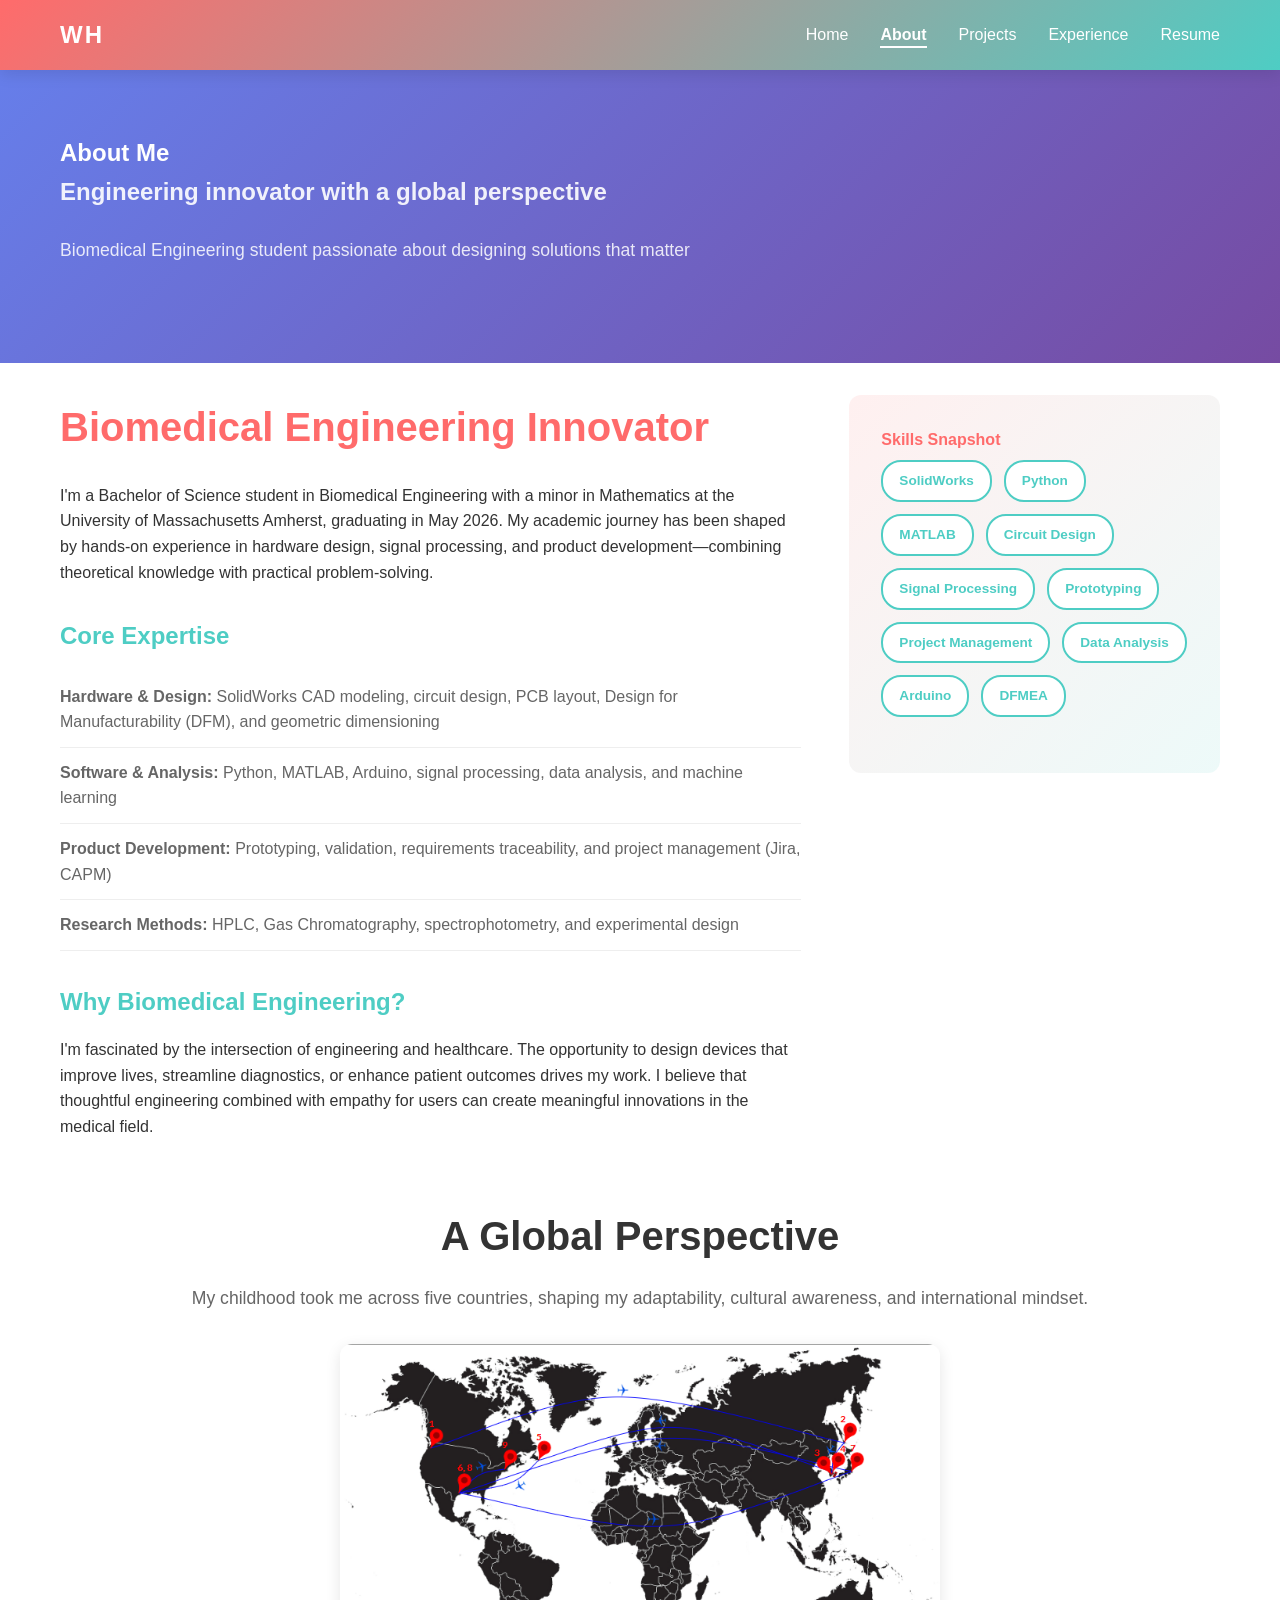
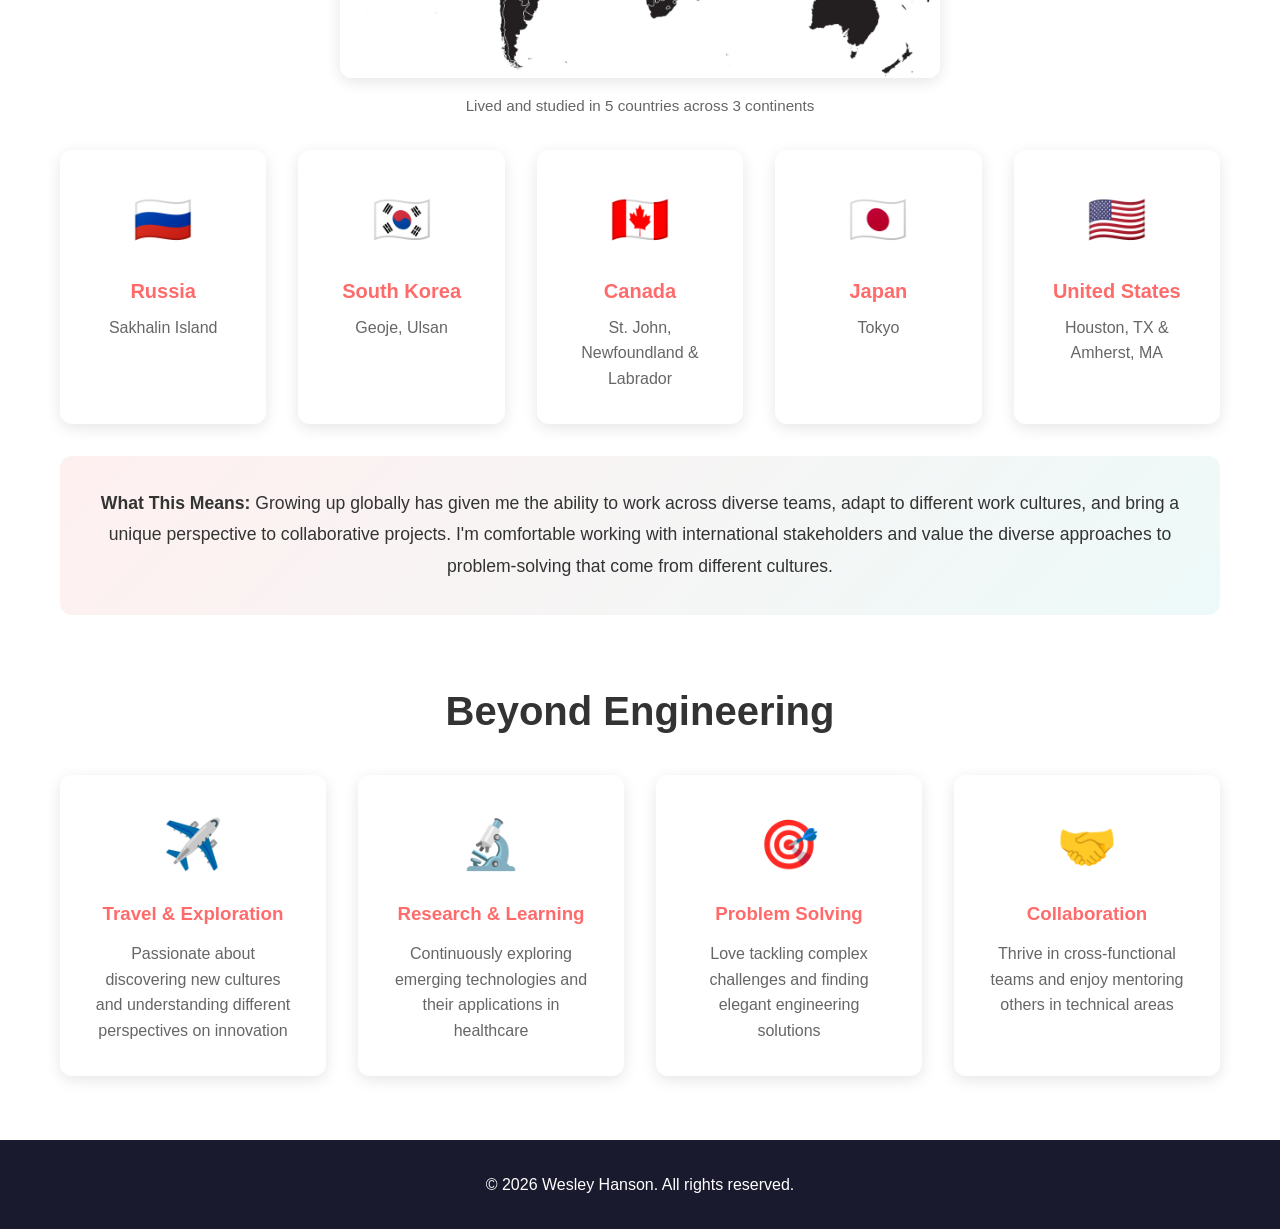
<file: about.html>
<!DOCTYPE html>
<html lang="en">
<head>
    <meta charset="UTF-8">
    <meta name="viewport" content="width=device-width, initial-scale=1.0">
    <title>About Wesley - Portfolio</title>
    <link rel="stylesheet" href="css/style.css">
</head>
<body>
    <!-- Navigation -->
    <nav class="navbar">
        <div class="container">
            <div class="logo">WH</div>
            <ul class="nav-links">
                <li><a href="index.html">Home</a></li>
                <li><a href="about.html" class="active">About</a></li>
                <li><a href="projects.html">Projects</a></li>
                <li><a href="experience.html">Experience</a></li>
                <li><a href="resume.html">Resume</a></li>
            </ul>
        </div>
    </nav>

    <!-- About Header -->
    <section class="hero" style="padding: 4rem 0; margin-bottom: 2rem;">
        <div class="container">
            <h1>About Me</h1>
            <p class="tagline">Engineering innovator with a global perspective</p>
            <p class="intro">Biomedical Engineering student passionate about designing solutions that matter</p>
        </div>
    </section>

    <!-- About Content -->
    <section class="about-content">
        <div class="container">
            <div class="about-grid">
                <div class="about-text">
                    <h2>Biomedical Engineering Innovator</h2>
                    <p>I'm a Bachelor of Science student in Biomedical Engineering with a minor in Mathematics at the University of Massachusetts Amherst, graduating in May 2026. My academic journey has been shaped by hands-on experience in hardware design, signal processing, and product development—combining theoretical knowledge with practical problem-solving.</p>
                    
                    <h3>Core Expertise</h3>
                    <ul class="expertise-list">
                        <li><strong>Hardware & Design:</strong> SolidWorks CAD modeling, circuit design, PCB layout, Design for Manufacturability (DFM), and geometric dimensioning</li>
                        <li><strong>Software & Analysis:</strong> Python, MATLAB, Arduino, signal processing, data analysis, and machine learning</li>
                        <li><strong>Product Development:</strong> Prototyping, validation, requirements traceability, and project management (Jira, CAPM)</li>
                        <li><strong>Research Methods:</strong> HPLC, Gas Chromatography, spectrophotometry, and experimental design</li>
                    </ul>

                    <h3>Why Biomedical Engineering?</h3>
                    <p>I'm fascinated by the intersection of engineering and healthcare. The opportunity to design devices that improve lives, streamline diagnostics, or enhance patient outcomes drives my work. I believe that thoughtful engineering combined with empathy for users can create meaningful innovations in the medical field.</p>
                </div>

                <div class="about-sidebar">
                    <div class="skill-category">
                        <h4>Skills Snapshot</h4>
                        <div class="skill-tags">
                            <span class="tag">SolidWorks</span>
                            <span class="tag">Python</span>
                            <span class="tag">MATLAB</span>
                            <span class="tag">Circuit Design</span>
                            <span class="tag">Signal Processing</span>
                            <span class="tag">Prototyping</span>
                            <span class="tag">Project Management</span>
                            <span class="tag">Data Analysis</span>
                            <span class="tag">Arduino</span>
                            <span class="tag">DFMEA</span>
                        </div>
                    </div>
                </div>
            </div>
        </div>
    </section>

    <!-- Global Upbringing -->
    <section class="global-upbringing">
        <div class="container">
            <h2>A Global Perspective</h2>
            <p class="section-intro">My childhood took me across five countries, shaping my adaptability, cultural awareness, and international mindset.</p>
            
            <div class="world-map-section">
                <img src="assets/Wesley%20World%20Journey%20Map.png" alt="Wesley's global upbringing map" class="world-map">
                <p class="map-caption">Lived and studied in 5 countries across 3 continents</p>
            </div>

            <div class="countries-grid">
                <div class="country-card">
                    <div class="country-icon">🇷🇺</div>
                    <h3>Russia</h3>
                    <p>Sakhalin Island</p>
                </div>
                <div class="country-card">
                    <div class="country-icon">🇰🇷</div>
                    <h3>South Korea</h3>
                    <p>Geoje, Ulsan</p>
                </div>
                <div class="country-card">
                    <div class="country-icon">🇨🇦</div>
                    <h3>Canada</h3>
                    <p>St. John, Newfoundland & Labrador</p>
                </div>
                <div class="country-card">
                    <div class="country-icon">🇯🇵</div>
                    <h3>Japan</h3>
                    <p>Tokyo</p>
                </div>
                <div class="country-card">
                    <div class="country-icon">🇺🇸</div>
                    <h3>United States</h3>
                    <p>Houston, TX & Amherst, MA</p>
                </div>
            </div>

            <div class="global-reflection">
                <p><strong>What This Means:</strong> Growing up globally has given me the ability to work across diverse teams, adapt to different work cultures, and bring a unique perspective to collaborative projects. I'm comfortable working with international stakeholders and value the diverse approaches to problem-solving that come from different cultures.</p>
            </div>
        </div>
    </section>

    <!-- Personal Interests -->
    <section class="personal-interests">
        <div class="container">
            <h2>Beyond Engineering</h2>
            <div class="interests-grid">
                <div class="interest-card">
                    <div class="interest-icon">✈️</div>
                    <h3>Travel & Exploration</h3>
                    <p>Passionate about discovering new cultures and understanding different perspectives on innovation</p>
                </div>
                <div class="interest-card">
                    <div class="interest-icon">🔬</div>
                    <h3>Research & Learning</h3>
                    <p>Continuously exploring emerging technologies and their applications in healthcare</p>
                </div>
                <div class="interest-card">
                    <div class="interest-icon">🎯</div>
                    <h3>Problem Solving</h3>
                    <p>Love tackling complex challenges and finding elegant engineering solutions</p>
                </div>
                <div class="interest-card">
                    <div class="interest-icon">🤝</div>
                    <h3>Collaboration</h3>
                    <p>Thrive in cross-functional teams and enjoy mentoring others in technical areas</p>
                </div>
            </div>
        </div>
    </section>

    <!-- Footer -->
    <footer class="footer">
        <div class="container">
            <p>&copy; 2026 Wesley Hanson. All rights reserved.</p>
        </div>
    </footer>

    <script src="js/script.js"></script>
</body>
</html>
</file>
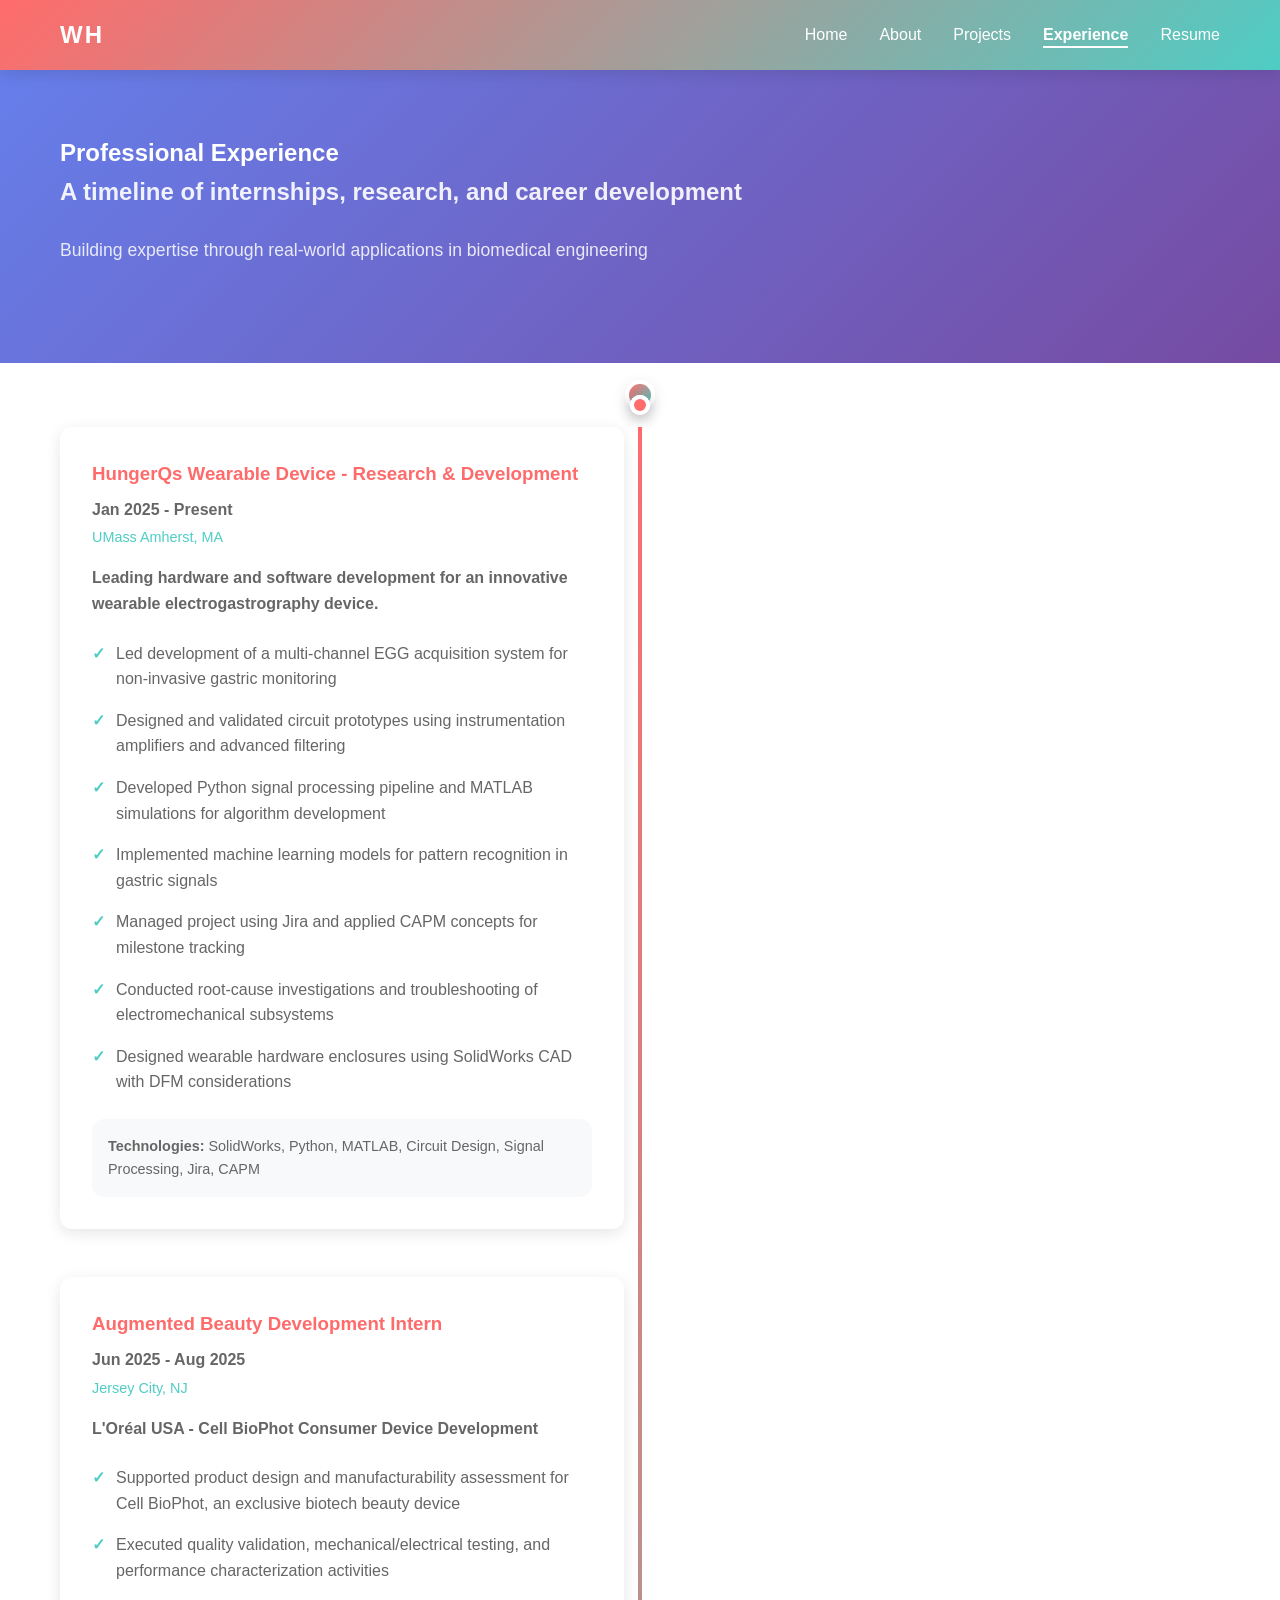
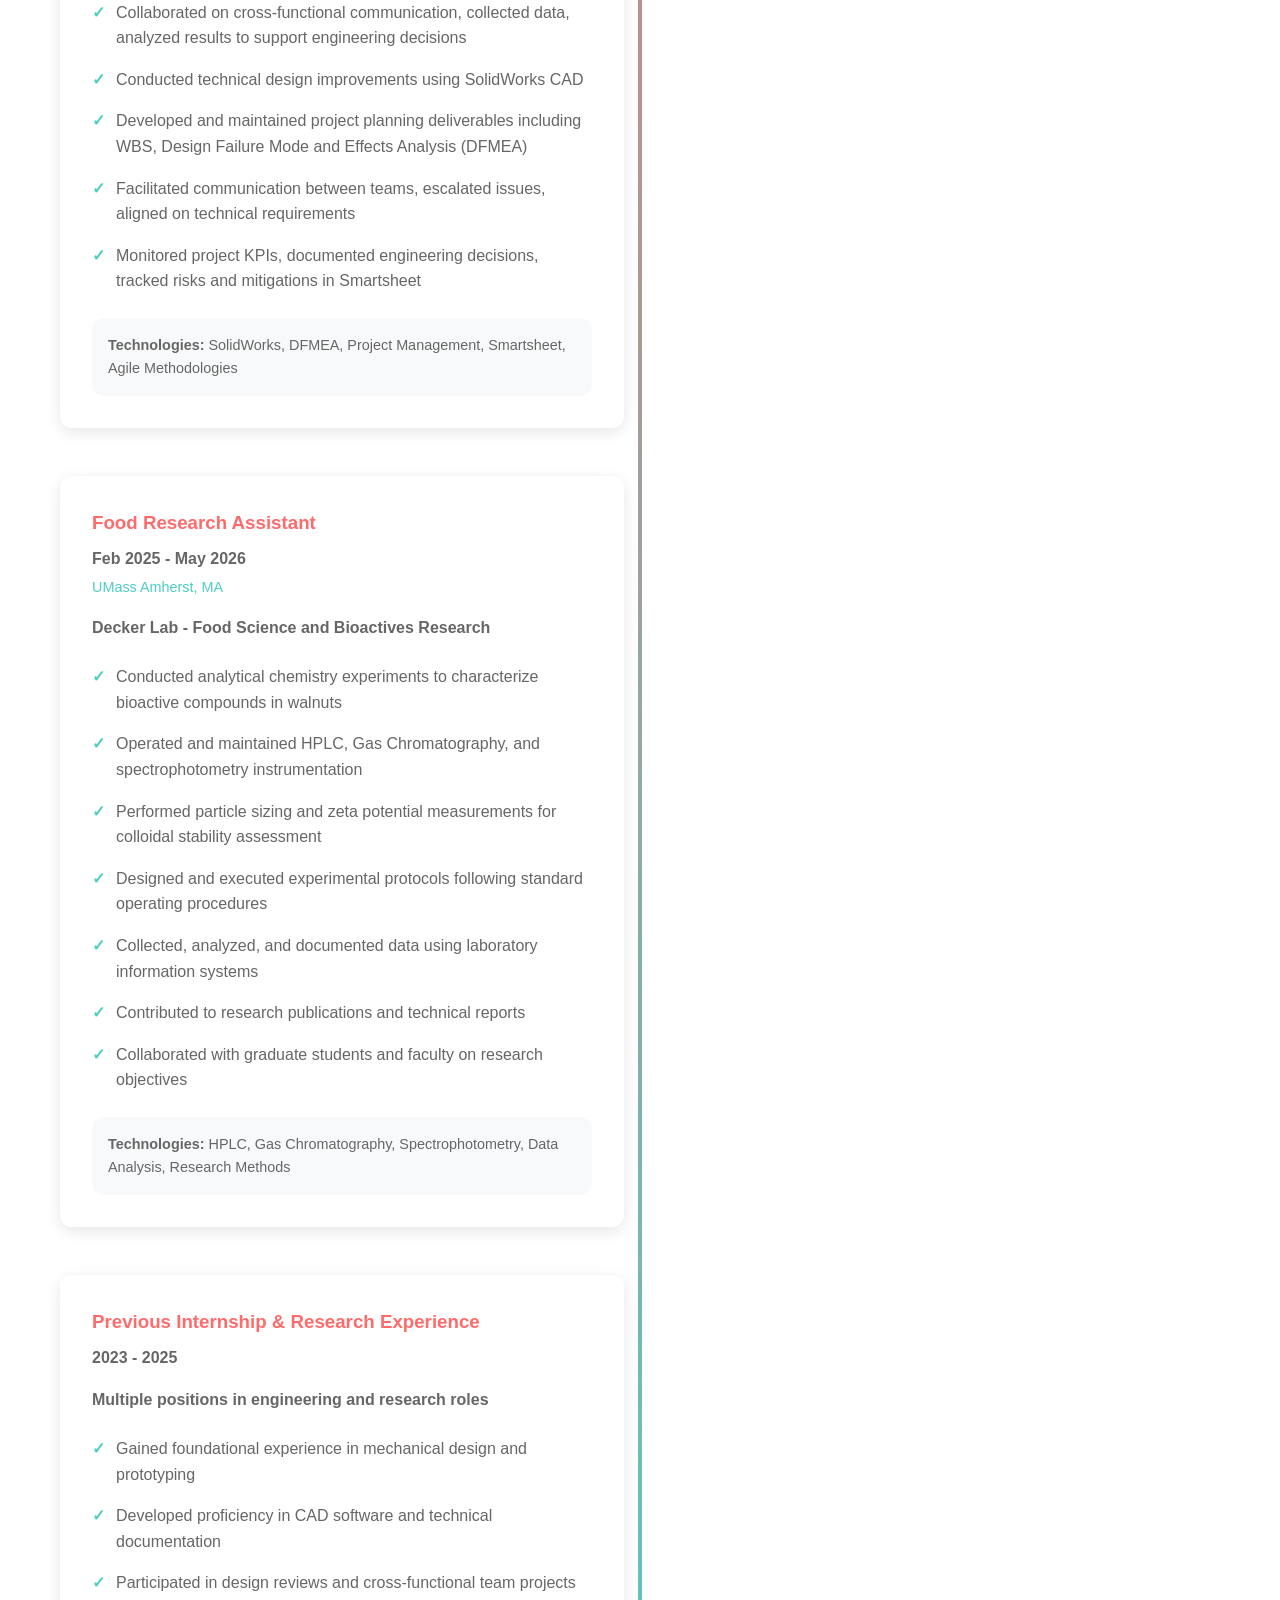
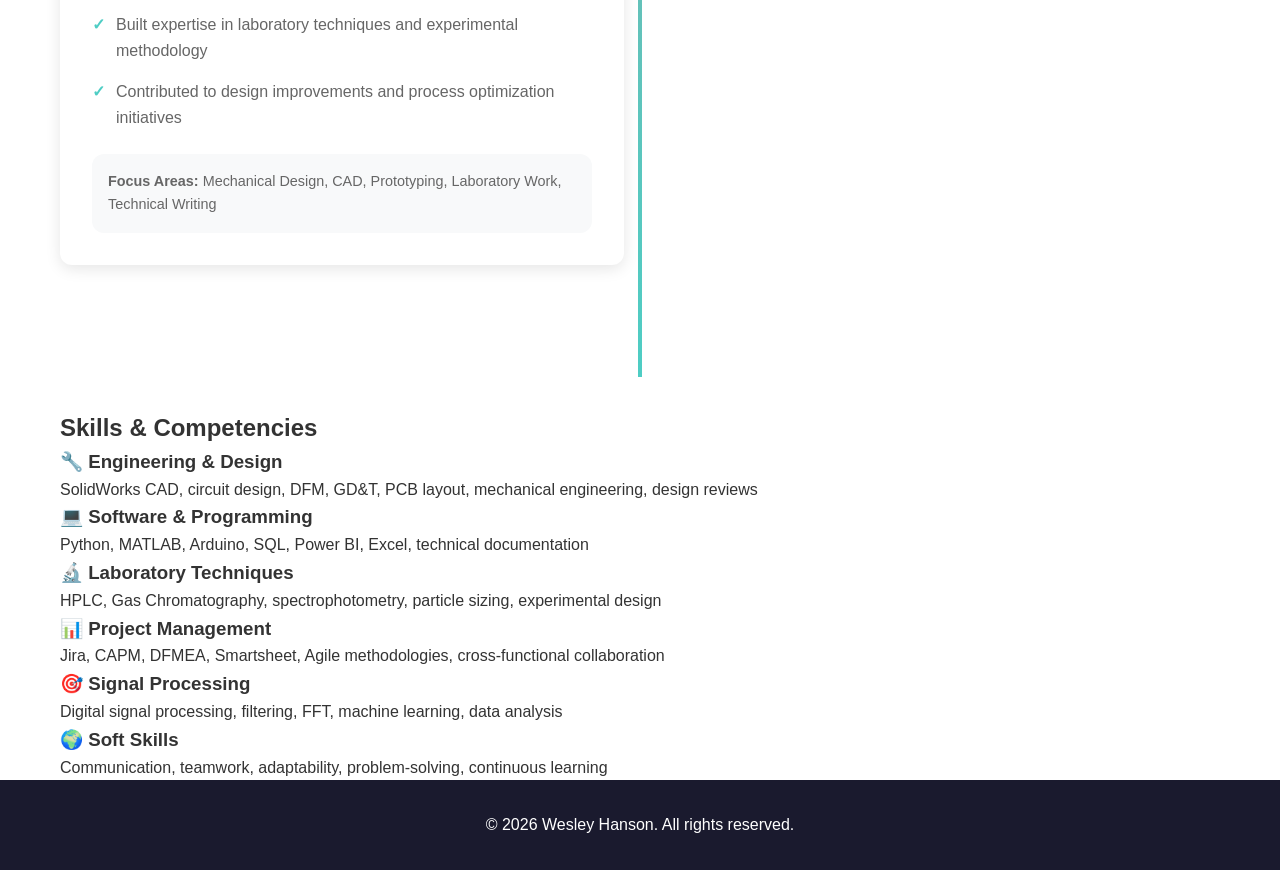
<file: experience.html>
<!DOCTYPE html>
<html lang="en">
<head>
    <meta charset="UTF-8">
    <meta name="viewport" content="width=device-width, initial-scale=1.0">
    <title>Experience - Wesley Hanson Portfolio</title>
    <link rel="stylesheet" href="css/style.css">
</head>
<body>
    <!-- Navigation -->
    <nav class="navbar">
        <div class="container">
            <div class="logo">WH</div>
            <ul class="nav-links">
                <li><a href="index.html">Home</a></li>
                <li><a href="about.html">About</a></li>
                <li><a href="projects.html">Projects</a></li>
                <li><a href="experience.html" class="active">Experience</a></li>
                <li><a href="resume.html">Resume</a></li>
            </ul>
        </div>
    </nav>

    <!-- Experience Header -->
    <section class="hero" style="padding: 4rem 0; margin-bottom: 2rem;">
        <div class="container">
            <h1>Professional Experience</h1>
            <p class="tagline">A timeline of internships, research, and career development</p>
            <p class="intro">Building expertise through real-world applications in biomedical engineering</p>
        </div>
    </section>

    <!-- Timeline -->
    <section class="timeline-section">
        <div class="container">
            <div class="timeline">
                <!-- Current: HungerQs Research -->
                <div class="timeline-item" id="hungerqs">
                    <div class="timeline-marker current"></div>
                    <div class="timeline-content">
                        <div class="timeline-header">
                            <h3>HungerQs Wearable Device - Research & Development</h3>
                            <span class="timeline-date">Jan 2025 - Present</span>
                            <span class="timeline-location">UMass Amherst, MA</span>
                        </div>
                        <div class="timeline-body">
                            <p><strong>Leading hardware and software development for an innovative wearable electrogastrography device.</strong></p>
                            <ul>
                                <li>Led development of a multi-channel EGG acquisition system for non-invasive gastric monitoring</li>
                                <li>Designed and validated circuit prototypes using instrumentation amplifiers and advanced filtering</li>
                                <li>Developed Python signal processing pipeline and MATLAB simulations for algorithm development</li>
                                <li>Implemented machine learning models for pattern recognition in gastric signals</li>
                                <li>Managed project using Jira and applied CAPM concepts for milestone tracking</li>
                                <li>Conducted root-cause investigations and troubleshooting of electromechanical subsystems</li>
                                <li>Designed wearable hardware enclosures using SolidWorks CAD with DFM considerations</li>
                            </ul>
                            <div class="tech-used">
                                <strong>Technologies:</strong> SolidWorks, Python, MATLAB, Circuit Design, Signal Processing, Jira, CAPM
                            </div>
                        </div>
                    </div>
                </div>

                <!-- L'Oréal Internship -->
                <div class="timeline-item">
                    <div class="timeline-marker"></div>
                    <div class="timeline-content">
                        <div class="timeline-header">
                            <h3>Augmented Beauty Development Intern</h3>
                            <span class="timeline-date">Jun 2025 - Aug 2025</span>
                            <span class="timeline-location">Jersey City, NJ</span>
                        </div>
                        <div class="timeline-body">
                            <p><strong>L'Oréal USA - Cell BioPhot Consumer Device Development</strong></p>
                            <ul>
                                <li>Supported product design and manufacturability assessment for Cell BioPhot, an exclusive biotech beauty device</li>
                                <li>Executed quality validation, mechanical/electrical testing, and performance characterization activities</li>
                                <li>Collaborated on cross-functional communication, collected data, analyzed results to support engineering decisions</li>
                                <li>Conducted technical design improvements using SolidWorks CAD</li>
                                <li>Developed and maintained project planning deliverables including WBS, Design Failure Mode and Effects Analysis (DFMEA)</li>
                                <li>Facilitated communication between teams, escalated issues, aligned on technical requirements</li>
                                <li>Monitored project KPIs, documented engineering decisions, tracked risks and mitigations in Smartsheet</li>
                            </ul>
                            <div class="tech-used">
                                <strong>Technologies:</strong> SolidWorks, DFMEA, Project Management, Smartsheet, Agile Methodologies
                            </div>
                        </div>
                    </div>
                </div>

                <!-- Walnut Research -->
                <div class="timeline-item">
                    <div class="timeline-marker"></div>
                    <div class="timeline-content">
                        <div class="timeline-header">
                            <h3>Food Research Assistant</h3>
                            <span class="timeline-date">Feb 2025 - May 2026</span>
                            <span class="timeline-location">UMass Amherst, MA</span>
                        </div>
                        <div class="timeline-body">
                            <p><strong>Decker Lab - Food Science and Bioactives Research</strong></p>
                            <ul>
                                <li>Conducted analytical chemistry experiments to characterize bioactive compounds in walnuts</li>
                                <li>Operated and maintained HPLC, Gas Chromatography, and spectrophotometry instrumentation</li>
                                <li>Performed particle sizing and zeta potential measurements for colloidal stability assessment</li>
                                <li>Designed and executed experimental protocols following standard operating procedures</li>
                                <li>Collected, analyzed, and documented data using laboratory information systems</li>
                                <li>Contributed to research publications and technical reports</li>
                                <li>Collaborated with graduate students and faculty on research objectives</li>
                            </ul>
                            <div class="tech-used">
                                <strong>Technologies:</strong> HPLC, Gas Chromatography, Spectrophotometry, Data Analysis, Research Methods
                            </div>
                        </div>
                    </div>
                </div>

                <!-- Previous: Other Experience -->
                <div class="timeline-item">
                    <div class="timeline-marker"></div>
                    <div class="timeline-content">
                        <div class="timeline-header">
                            <h3>Previous Internship & Research Experience</h3>
                            <span class="timeline-date">2023 - 2025</span>
                        </div>
                        <div class="timeline-body">
                            <p><strong>Multiple positions in engineering and research roles</strong></p>
                            <ul>
                                <li>Gained foundational experience in mechanical design and prototyping</li>
                                <li>Developed proficiency in CAD software and technical documentation</li>
                                <li>Participated in design reviews and cross-functional team projects</li>
                                <li>Built expertise in laboratory techniques and experimental methodology</li>
                                <li>Contributed to design improvements and process optimization initiatives</li>
                            </ul>
                            <div class="tech-used">
                                <strong>Focus Areas:</strong> Mechanical Design, CAD, Prototyping, Laboratory Work, Technical Writing
                            </div>
                        </div>
                    </div>
                </div>
            </div>
        </div>
    </section>

    <!-- Skills Overview -->
    <section class="skills-overview">
        <div class="container">
            <h2>Skills & Competencies</h2>
            <div class="skills-grid">
                <div class="skill-card">
                    <h3>🔧 Engineering & Design</h3>
                    <p>SolidWorks CAD, circuit design, DFM, GD&T, PCB layout, mechanical engineering, design reviews</p>
                </div>
                <div class="skill-card">
                    <h3>💻 Software & Programming</h3>
                    <p>Python, MATLAB, Arduino, SQL, Power BI, Excel, technical documentation</p>
                </div>
                <div class="skill-card">
                    <h3>🔬 Laboratory Techniques</h3>
                    <p>HPLC, Gas Chromatography, spectrophotometry, particle sizing, experimental design</p>
                </div>
                <div class="skill-card">
                    <h3>📊 Project Management</h3>
                    <p>Jira, CAPM, DFMEA, Smartsheet, Agile methodologies, cross-functional collaboration</p>
                </div>
                <div class="skill-card">
                    <h3>🎯 Signal Processing</h3>
                    <p>Digital signal processing, filtering, FFT, machine learning, data analysis</p>
                </div>
                <div class="skill-card">
                    <h3>🌍 Soft Skills</h3>
                    <p>Communication, teamwork, adaptability, problem-solving, continuous learning</p>
                </div>
            </div>
        </div>
    </section>

    <!-- Footer -->
    <footer class="footer">
        <div class="container">
            <p>&copy; 2026 Wesley Hanson. All rights reserved.</p>
        </div>
    </footer>

    <script src="js/script.js"></script>
</body>
</html>
</file>
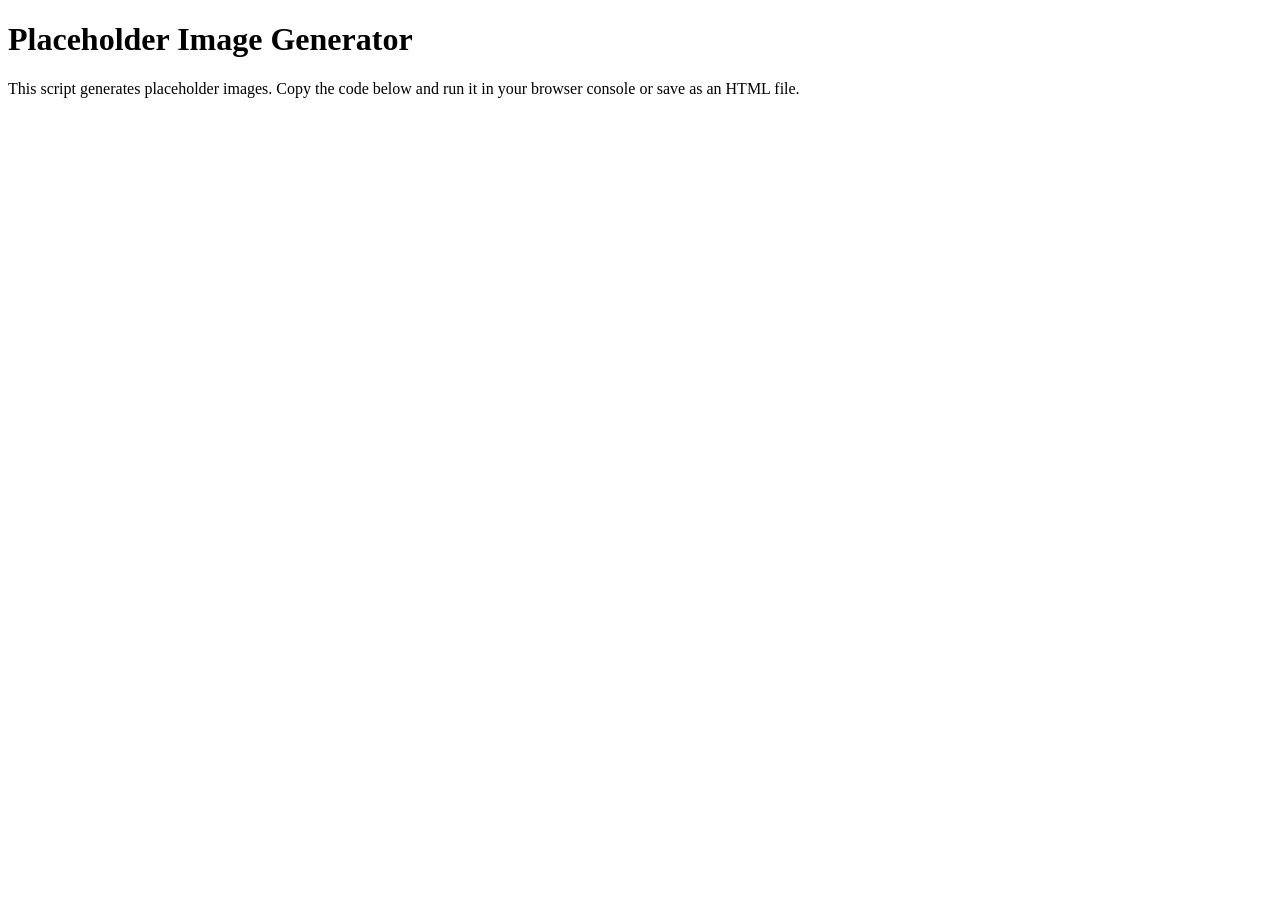
<file: generate-placeholders.html>
<!DOCTYPE html>
<html lang="en">
<head>
    <meta charset="UTF-8">
    <meta name="viewport" content="width=device-width, initial-scale=1.0">
    <title>Generate Placeholder Images</title>
</head>
<body>
    <h1>Placeholder Image Generator</h1>
    <p>This script generates placeholder images. Copy the code below and run it in your browser console or save as an HTML file.</p>
    
    <script>
    // Function to create and download placeholder images
    function createPlaceholderImage(filename, width, height, text, bgColor, textColor) {
        const canvas = document.createElement('canvas');
        canvas.width = width;
        canvas.height = height;
        const ctx = canvas.getContext('2d');
        
        // Fill background
        ctx.fillStyle = bgColor;
        ctx.fillRect(0, 0, width, height);
        
        // Add text
        ctx.fillStyle = textColor;
        ctx.font = 'bold 24px Arial';
        ctx.textAlign = 'center';
        ctx.textBaseline = 'middle';
        ctx.fillText(text, width / 2, height / 2);
        
        // Download
        canvas.toBlob(function(blob) {
            const url = URL.createObjectURL(blob);
            const a = document.createElement('a');
            a.href = url;
            a.download = filename;
            document.body.appendChild(a);
            a.click();
            document.body.removeChild(a);
            URL.revokeObjectURL(url);
        });
    }
    
    // Create all placeholder images
    console.log('Starting placeholder image generation...');
    
    // Headshot
    createPlaceholderImage('headshot.png', 300, 300, 'Professional Headshot', '#667eea', '#ffffff');
    
    setTimeout(() => createPlaceholderImage('hungerqs-1.png', 400, 300, 'HungerQs\nCAD Renders', '#f093fb', '#ffffff'), 500);
    setTimeout(() => createPlaceholderImage('hungerqs-2.png', 400, 300, 'Circuit\nSchematics', '#f5576c', '#ffffff'), 1000);
    setTimeout(() => createPlaceholderImage('hungerqs-3.png', 400, 300, 'Signal Processing\nResults', '#4facfe', '#ffffff'), 1500);
    
    setTimeout(() => createPlaceholderImage('loreal-1.png', 400, 300, 'Cell BioPhot\nDevice', '#fa709a', '#ffffff'), 2000);
    setTimeout(() => createPlaceholderImage('loreal-2.png', 400, 300, 'Testing &\nValidation', '#fee140', '#333333'), 2500);
    setTimeout(() => createPlaceholderImage('loreal-3.png', 400, 300, 'Roadmap\nDevelopment', '#30cfd0', '#ffffff'), 3000);
    
    setTimeout(() => createPlaceholderImage('walnut-1.png', 400, 300, 'HPLC\nAnalysis', '#a8edea', '#333333'), 3500);
    setTimeout(() => createPlaceholderImage('walnut-2.png', 400, 300, 'GC\nResults', '#fed6e3', '#333333'), 4000);
    setTimeout(() => createPlaceholderImage('walnut-3.png', 400, 300, 'Data\nVisualization', '#ff9a56', '#ffffff'), 4500);
    
    console.log('Image generation started! Check your downloads folder.');
    </script>
</body>
</html>
</file>
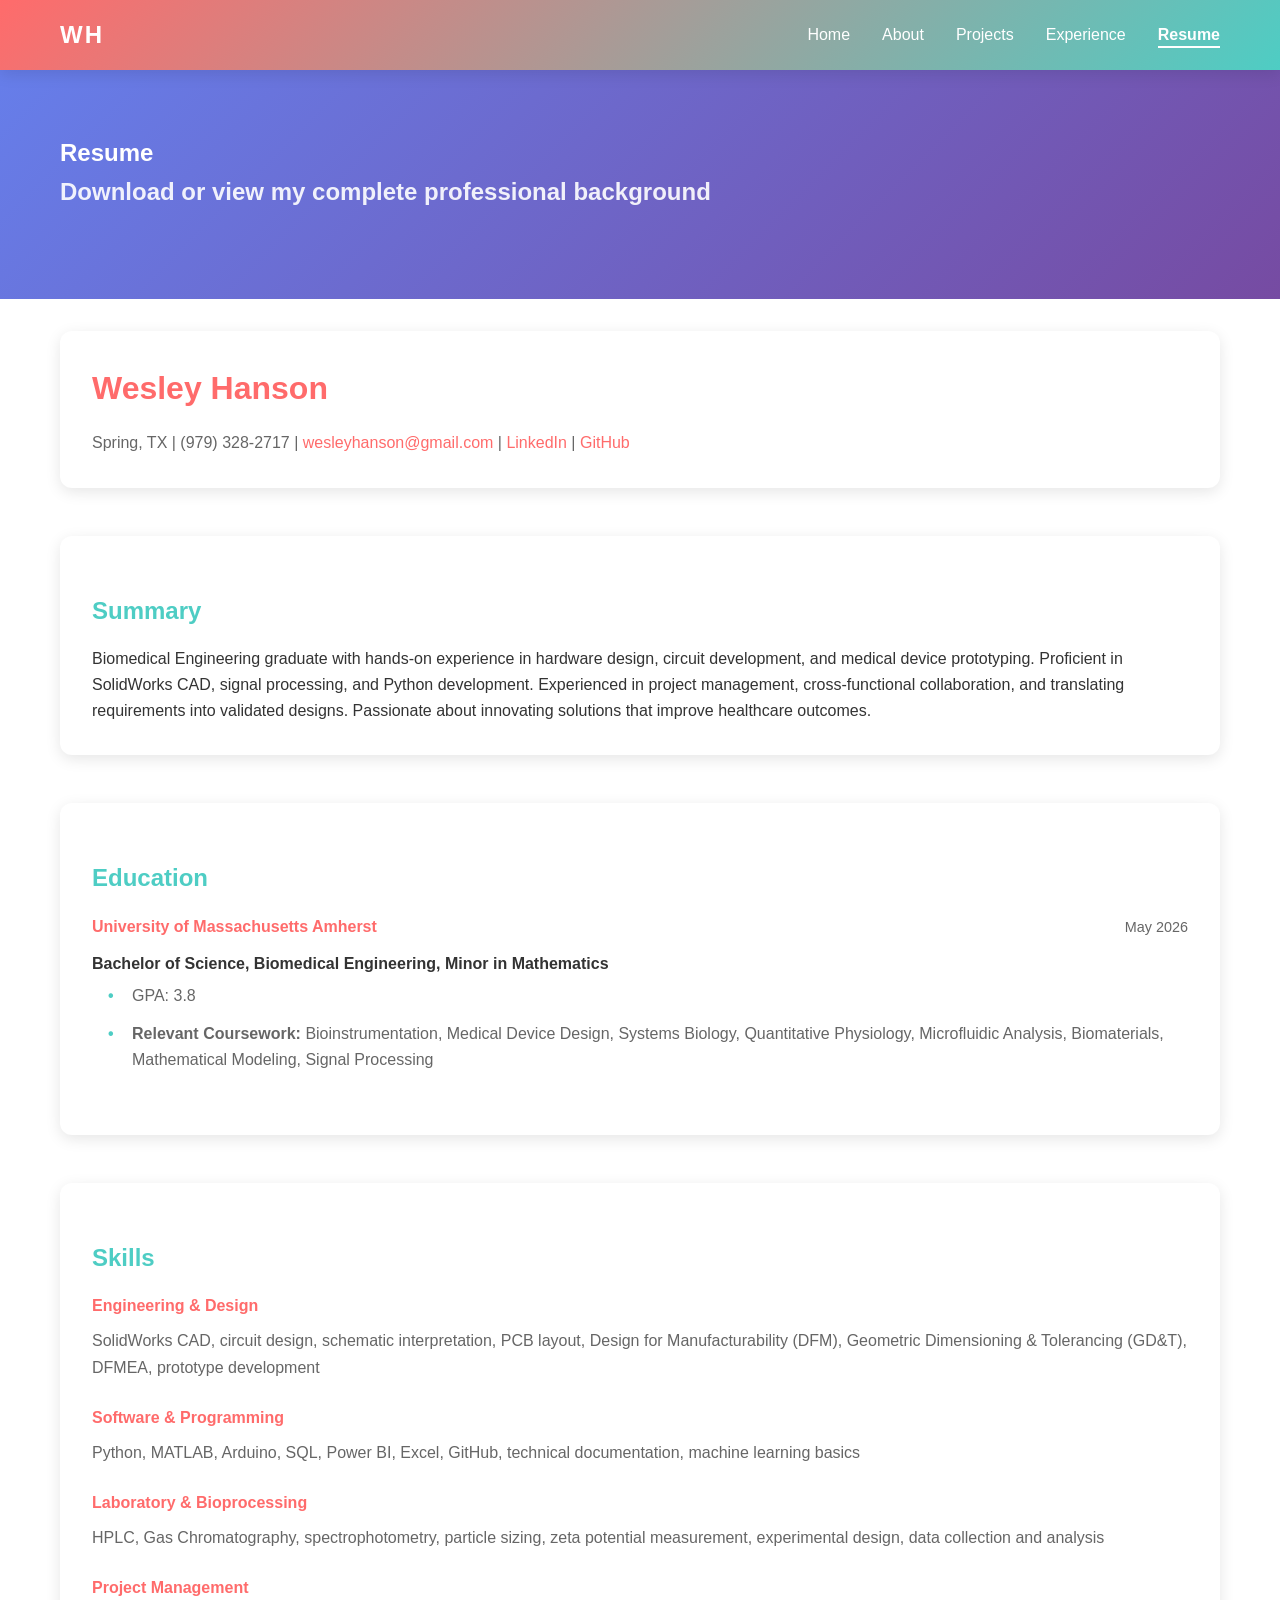
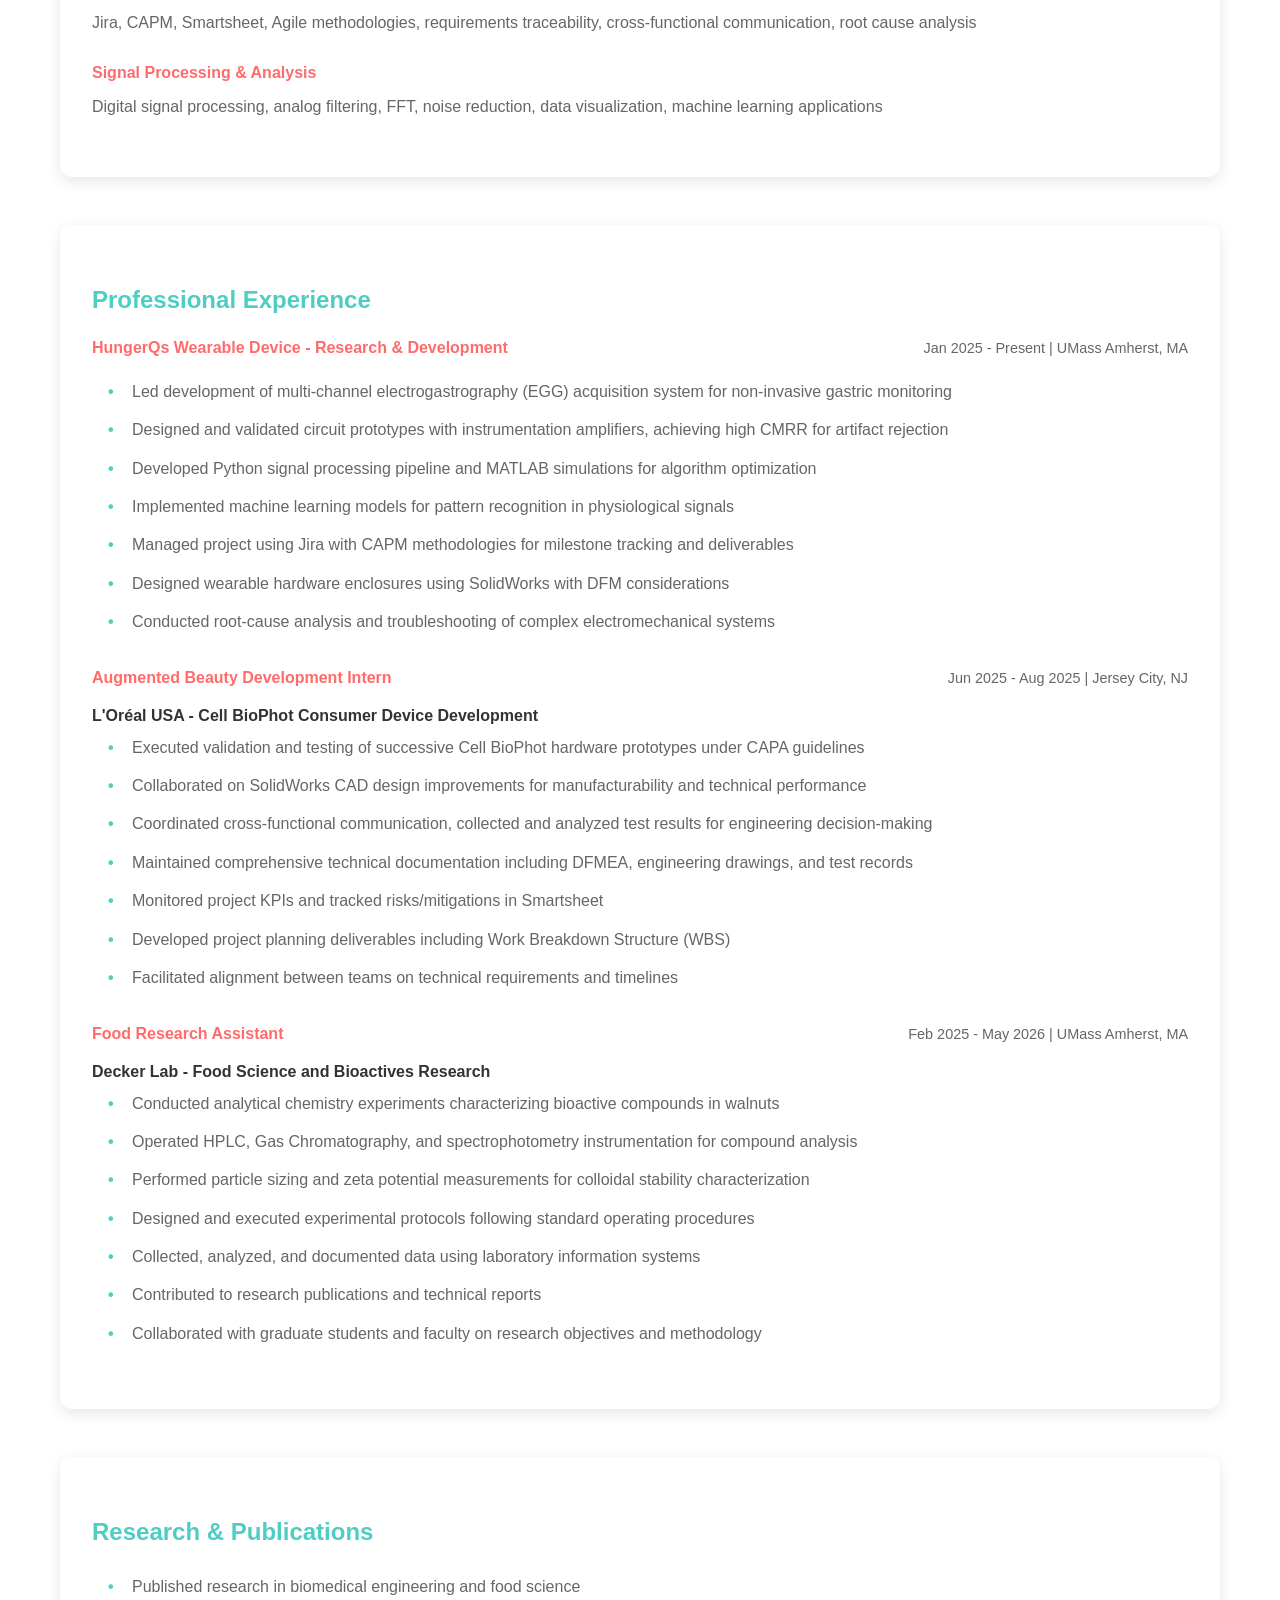
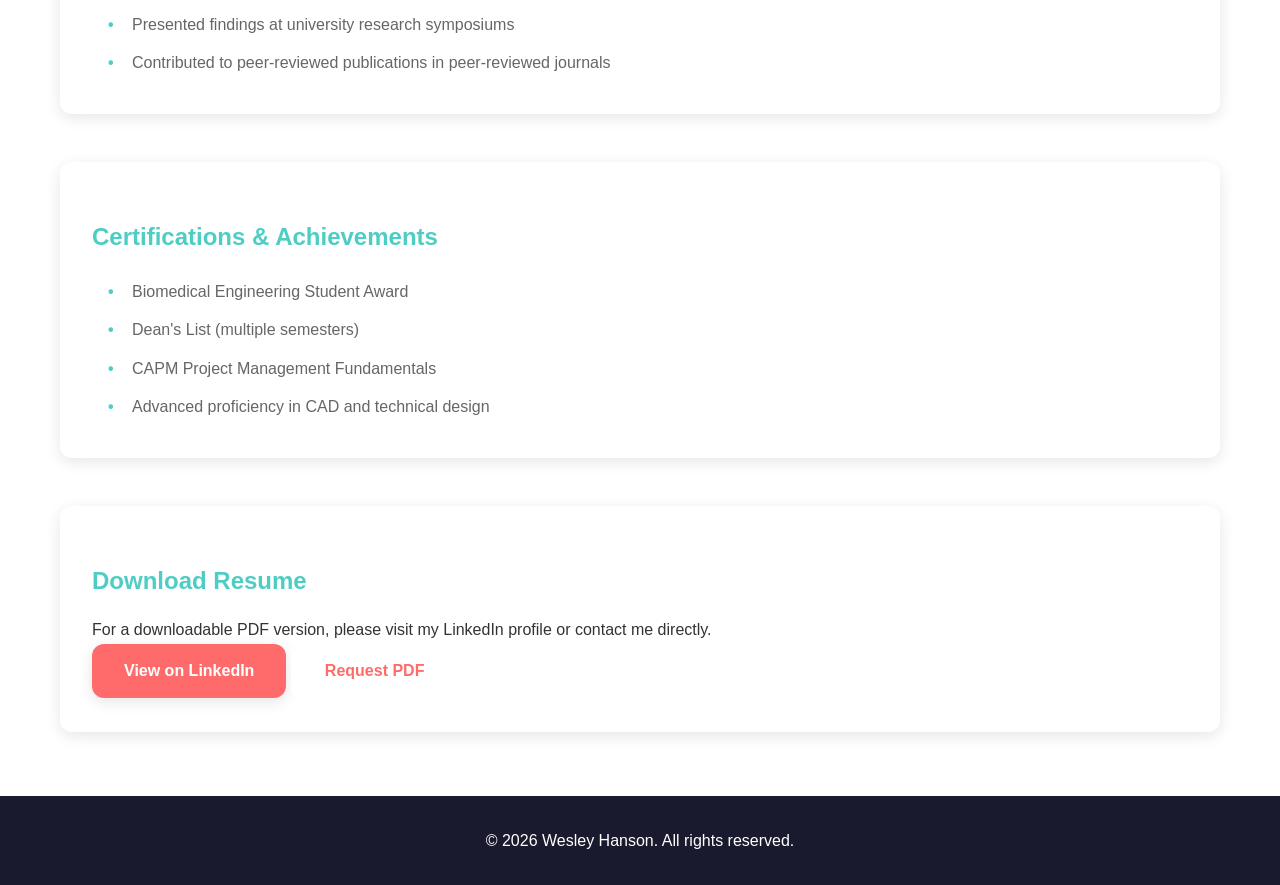
<file: resume.html>
<!DOCTYPE html>
<html lang="en">
<head>
    <meta charset="UTF-8">
    <meta name="viewport" content="width=device-width, initial-scale=1.0">
    <title>Resume - Wesley Hanson Portfolio</title>
    <link rel="stylesheet" href="css/style.css">
</head>
<body>
    <!-- Navigation -->
    <nav class="navbar">
        <div class="container">
            <div class="logo">WH</div>
            <ul class="nav-links">
                <li><a href="index.html">Home</a></li>
                <li><a href="about.html">About</a></li>
                <li><a href="projects.html">Projects</a></li>
                <li><a href="experience.html">Experience</a></li>
                <li><a href="resume.html" class="active">Resume</a></li>
            </ul>
        </div>
    </nav>

    <!-- Resume Header -->
    <section class="hero" style="padding: 4rem 0; margin-bottom: 2rem;">
        <div class="container">
            <h1>Resume</h1>
            <p class="tagline">Download or view my complete professional background</p>
        </div>
    </section>

    <!-- Resume Sections -->
    <section class="resume-content">
        <div class="container">
            <!-- Contact Information -->
            <div class="resume-section">
                <h2>Wesley Hanson</h2>
                <div class="contact-details">
                    <p>Spring, TX | (979) 328-2717 | <a href="mailto:wesleyhanson@gmail.com">wesleyhanson@gmail.com</a> | <a href="https://linkedin.com/in/wesleyhanson" target="_blank">LinkedIn</a> | <a href="https://github.com/wesleyhanson10" target="_blank">GitHub</a></p>
                </div>
            </div>

            <!-- Summary -->
            <div class="resume-section">
                <h3>Summary</h3>
                <p>Biomedical Engineering graduate with hands-on experience in hardware design, circuit development, and medical device prototyping. Proficient in SolidWorks CAD, signal processing, and Python development. Experienced in project management, cross-functional collaboration, and translating requirements into validated designs. Passionate about innovating solutions that improve healthcare outcomes.</p>
            </div>

            <!-- Education -->
            <div class="resume-section">
                <h3>Education</h3>
                <div class="resume-entry">
                    <div class="entry-header">
                        <h4>University of Massachusetts Amherst</h4>
                        <span class="date">May 2026</span>
                    </div>
                    <p><strong>Bachelor of Science, Biomedical Engineering, Minor in Mathematics</strong></p>
                    <ul>
                        <li>GPA: 3.8</li>
                        <li><strong>Relevant Coursework:</strong> Bioinstrumentation, Medical Device Design, Systems Biology, Quantitative Physiology, Microfluidic Analysis, Biomaterials, Mathematical Modeling, Signal Processing</li>
                    </ul>
                </div>
            </div>

            <!-- Skills -->
            <div class="resume-section">
                <h3>Skills</h3>
                <div class="skill-category">
                    <h4>Engineering & Design</h4>
                    <p>SolidWorks CAD, circuit design, schematic interpretation, PCB layout, Design for Manufacturability (DFM), Geometric Dimensioning & Tolerancing (GD&T), DFMEA, prototype development</p>
                </div>
                <div class="skill-category">
                    <h4>Software & Programming</h4>
                    <p>Python, MATLAB, Arduino, SQL, Power BI, Excel, GitHub, technical documentation, machine learning basics</p>
                </div>
                <div class="skill-category">
                    <h4>Laboratory & Bioprocessing</h4>
                    <p>HPLC, Gas Chromatography, spectrophotometry, particle sizing, zeta potential measurement, experimental design, data collection and analysis</p>
                </div>
                <div class="skill-category">
                    <h4>Project Management</h4>
                    <p>Jira, CAPM, Smartsheet, Agile methodologies, requirements traceability, cross-functional communication, root cause analysis</p>
                </div>
                <div class="skill-category">
                    <h4>Signal Processing & Analysis</h4>
                    <p>Digital signal processing, analog filtering, FFT, noise reduction, data visualization, machine learning applications</p>
                </div>
            </div>

            <!-- Work Experience -->
            <div class="resume-section">
                <h3>Professional Experience</h3>
                
                <div class="resume-entry">
                    <div class="entry-header">
                        <h4>HungerQs Wearable Device - Research & Development</h4>
                        <span class="date">Jan 2025 - Present | UMass Amherst, MA</span>
                    </div>
                    <ul>
                        <li>Led development of multi-channel electrogastrography (EGG) acquisition system for non-invasive gastric monitoring</li>
                        <li>Designed and validated circuit prototypes with instrumentation amplifiers, achieving high CMRR for artifact rejection</li>
                        <li>Developed Python signal processing pipeline and MATLAB simulations for algorithm optimization</li>
                        <li>Implemented machine learning models for pattern recognition in physiological signals</li>
                        <li>Managed project using Jira with CAPM methodologies for milestone tracking and deliverables</li>
                        <li>Designed wearable hardware enclosures using SolidWorks with DFM considerations</li>
                        <li>Conducted root-cause analysis and troubleshooting of complex electromechanical systems</li>
                    </ul>
                </div>

                <div class="resume-entry">
                    <div class="entry-header">
                        <h4>Augmented Beauty Development Intern</h4>
                        <span class="date">Jun 2025 - Aug 2025 | Jersey City, NJ</span>
                    </div>
                    <p><strong>L'Oréal USA - Cell BioPhot Consumer Device Development</strong></p>
                    <ul>
                        <li>Executed validation and testing of successive Cell BioPhot hardware prototypes under CAPA guidelines</li>
                        <li>Collaborated on SolidWorks CAD design improvements for manufacturability and technical performance</li>
                        <li>Coordinated cross-functional communication, collected and analyzed test results for engineering decision-making</li>
                        <li>Maintained comprehensive technical documentation including DFMEA, engineering drawings, and test records</li>
                        <li>Monitored project KPIs and tracked risks/mitigations in Smartsheet</li>
                        <li>Developed project planning deliverables including Work Breakdown Structure (WBS)</li>
                        <li>Facilitated alignment between teams on technical requirements and timelines</li>
                    </ul>
                </div>

                <div class="resume-entry">
                    <div class="entry-header">
                        <h4>Food Research Assistant</h4>
                        <span class="date">Feb 2025 - May 2026 | UMass Amherst, MA</span>
                    </div>
                    <p><strong>Decker Lab - Food Science and Bioactives Research</strong></p>
                    <ul>
                        <li>Conducted analytical chemistry experiments characterizing bioactive compounds in walnuts</li>
                        <li>Operated HPLC, Gas Chromatography, and spectrophotometry instrumentation for compound analysis</li>
                        <li>Performed particle sizing and zeta potential measurements for colloidal stability characterization</li>
                        <li>Designed and executed experimental protocols following standard operating procedures</li>
                        <li>Collected, analyzed, and documented data using laboratory information systems</li>
                        <li>Contributed to research publications and technical reports</li>
                        <li>Collaborated with graduate students and faculty on research objectives and methodology</li>
                    </ul>
                </div>
            </div>

            <!-- Research & Publications -->
            <div class="resume-section">
                <h3>Research & Publications</h3>
                <ul>
                    <li>Published research in biomedical engineering and food science</li>
                    <li>Presented findings at university research symposiums</li>
                    <li>Contributed to peer-reviewed publications in peer-reviewed journals</li>
                </ul>
            </div>

            <!-- Certifications & Achievements -->
            <div class="resume-section">
                <h3>Certifications & Achievements</h3>
                <ul>
                    <li>Biomedical Engineering Student Award</li>
                    <li>Dean's List (multiple semesters)</li>
                    <li>CAPM Project Management Fundamentals</li>
                    <li>Advanced proficiency in CAD and technical design</li>
                </ul>
            </div>

            <!-- Download Section -->
            <div class="resume-section download-section">
                <h3>Download Resume</h3>
                <p>For a downloadable PDF version, please visit my LinkedIn profile or contact me directly.</p>
                <div class="download-buttons">
                    <a href="https://linkedin.com/in/wesleyhanson" class="btn btn-primary" target="_blank">View on LinkedIn</a>
                    <a href="mailto:wesleyhanson@gmail.com" class="btn btn-secondary">Request PDF</a>
                </div>
            </div>
        </div>
    </section>

    <!-- Footer -->
    <footer class="footer">
        <div class="container">
            <p>&copy; 2026 Wesley Hanson. All rights reserved.</p>
        </div>
    </footer>

    <script src="js/script.js"></script>
</body>
</html>
</file>
<file: css/style.css>
:root {
  --primary-color: #FF6B6B;
  --secondary-color: #4ECDC4;
  --accent-color: #FFE66D;
  --dark-bg: #1a1a2e;
  --light-bg: #f8f9fa;
  --text-dark: #333;
  --text-light: #666;
  --border-radius: 12px;
  --shadow: 0 4px 15px rgba(0, 0, 0, 0.1);
  --shadow-hover: 0 8px 25px rgba(0, 0, 0, 0.15);
}

* {
  margin: 0;
  padding: 0;
  box-sizing: border-box;
}

html {
  scroll-behavior: smooth;
}

body {
  font-family: 'Segoe UI', Tahoma, Geneva, Verdana, sans-serif;
  line-height: 1.6;
  color: var(--text-dark);
  background-color: #fff;
}

.container {
  max-width: 1200px;
  margin: 0 auto;
  padding: 0 20px;
}

/* Navigation */
.navbar {
  background: linear-gradient(135deg, var(--primary-color), var(--secondary-color));
  padding: 1rem 0;
  position: sticky;
  top: 0;
  z-index: 1000;
  box-shadow: var(--shadow);
}

.navbar .container {
  display: flex;
  justify-content: space-between;
  align-items: center;
}

.logo {
  font-size: 1.5rem;
  font-weight: bold;
  color: white;
  letter-spacing: 2px;
}

.nav-links {
  display: flex;
  list-style: none;
  gap: 2rem;
}

.nav-links a {
  color: white;
  text-decoration: none;
  font-weight: 500;
  transition: opacity 0.3s ease;
  position: relative;
}

.nav-links a:hover,
.nav-links a.active {
  opacity: 1;
  font-weight: 600;
}

.nav-links a::after {
  content: '';
  position: absolute;
  bottom: -5px;
  left: 0;
  width: 0;
  height: 2px;
  background: white;
  transition: width 0.3s ease;
}

.nav-links a.active::after {
  width: 100%;
}

.nav-links a:hover::after {
  width: 100%;
}

/* Hero Section */
.hero {
  background: linear-gradient(135deg, #667eea 0%, #764ba2 100%);
  color: white;
  padding: 6rem 0;
  margin-bottom: 4rem;
}

.hero-content {
  display: grid;
  grid-template-columns: 1fr 1fr;
  gap: 3rem;
  align-items: center;
}

.hero-text h1 {
  font-size: 3.5rem;
  margin-bottom: 1rem;
  font-weight: 700;
  line-height: 1.2;
}

.tagline {
  font-size: 1.5rem;
  color: rgba(255, 255, 255, 0.9);
  margin-bottom: 1.5rem;
  font-weight: 600;
}

.intro {
  font-size: 1.1rem;
  color: rgba(255, 255, 255, 0.85);
  margin-bottom: 2rem;
  line-height: 1.8;
}

.hero-buttons {
  display: flex;
  gap: 1.5rem;
  margin-top: 2rem;
}

.btn {
  padding: 0.875rem 2rem;
  border-radius: var(--border-radius);
  text-decoration: none;
  font-weight: 600;
  transition: all 0.3s ease;
  border: none;
  cursor: pointer;
  display: inline-block;
  text-align: center;
}

.btn-primary {
  background: var(--primary-color);
  color: white;
  box-shadow: var(--shadow);
}

.btn-primary:hover {
  background: #ff5252;
  transform: translateY(-2px);
  box-shadow: var(--shadow-hover);
}

.btn-secondary {
  background: white;
  color: var(--primary-color);
  border: 2px solid white;
}

.btn-secondary:hover {
  background: transparent;
  color: white;
  transform: translateY(-2px);
}

.headshot-placeholder {
  width: 250px;
  height: 250px;
  background: linear-gradient(135deg, rgba(255, 107, 107, 0.2), rgba(78, 205, 196, 0.2));
  border-radius: 50%;
  display: flex;
  align-items: center;
  justify-content: center;
}

.headshot-placeholder svg {
  width: 100%;
  height: 100%;
}

/* Headshot Image */
.headshot-image {
  max-width: 200px;
  width: 100%;
  height: auto;
  border-radius: 12px;
  box-shadow: var(--shadow);
  object-fit: cover;
}

/* Stats Section */
.stats {
  display: grid;
  grid-template-columns: repeat(auto-fit, minmax(200px, 1fr));
  gap: 2rem;
  margin-bottom: 4rem;
}

.stat-card {
  background: white;
  padding: 2rem;
  border-radius: var(--border-radius);
  text-align: center;
  box-shadow: var(--shadow);
  transition: transform 0.3s ease, box-shadow 0.3s ease;
}

.stat-card:hover {
  transform: translateY(-5px);
  box-shadow: var(--shadow-hover);
}

.stat-number {
  font-size: 2.5rem;
  font-weight: bold;
  background: linear-gradient(135deg, var(--primary-color), var(--secondary-color));
  -webkit-background-clip: text;
  -webkit-text-fill-color: transparent;
  margin-bottom: 0.5rem;
}

.stat-card p {
  color: var(--text-light);
  font-weight: 600;
}

/* Featured Section */
.featured {
  margin-bottom: 4rem;
}

.featured h2 {
  font-size: 2.5rem;
  margin-bottom: 2rem;
  text-align: center;
}

.featured-project {
  display: grid;
  grid-template-columns: 1fr 1fr;
  gap: 3rem;
  align-items: center;
  background: white;
  padding: 3rem;
  border-radius: var(--border-radius);
  box-shadow: var(--shadow);
}

.featured-content h3 {
  font-size: 2rem;
  margin-bottom: 1rem;
  color: var(--primary-color);
}

.featured-content p {
  color: var(--text-light);
  margin-bottom: 1.5rem;
  line-height: 1.8;
}

.tech-stack {
  display: flex;
  flex-wrap: wrap;
  gap: 0.5rem;
  margin-bottom: 1.5rem;
}

.tech-stack span {
  background: linear-gradient(135deg, var(--primary-color), var(--secondary-color));
  color: white;
  padding: 0.5rem 1rem;
  border-radius: 20px;
  font-size: 0.85rem;
  font-weight: 600;
}

.featured-img {
  max-width: 100%;
  height: auto;
  border-radius: 12px;
  box-shadow: var(--shadow);
  object-fit: contain;
}

.image-placeholder {
  min-height: 250px;
  border-radius: var(--border-radius);
  display: flex;
  align-items: center;
  justify-content: center;
  color: white;
  font-weight: 600;
  font-size: 1.1rem;
}

.gradient-blue {
  background: linear-gradient(135deg, #667eea, #764ba2);
}

.gradient-purple {
  background: linear-gradient(135deg, #f093fb, #f5576c);
}

.gradient-pink {
  background: linear-gradient(135deg, #fa709a, #fee140);
}

.gradient-orange {
  background: linear-gradient(135deg, #fa709a, #fee140);
}

.gradient-green {
  background: linear-gradient(135deg, #4facfe, #00f2fe);
}

.gradient-yellow {
  background: linear-gradient(135deg, #fa709a, #fee140);
}

/* About Section */
.about-header {
  background: linear-gradient(135deg, var(--primary-color), var(--secondary-color));
  color: white;
  padding: 4rem 0;
  text-align: center;
  margin-bottom: 3rem;
}

.about-header h1 {
  font-size: 3rem;
  margin-bottom: 0.5rem;
}

.subtitle {
  font-size: 1.25rem;
  opacity: 0.95;
}

.about-content {
  margin-bottom: 4rem;
}

.about-grid {
  display: grid;
  grid-template-columns: 2fr 1fr;
  gap: 3rem;
}

.about-text h2 {
  font-size: 2.5rem;
  margin-bottom: 1.5rem;
  color: var(--primary-color);
}

.about-text h3 {
  font-size: 1.5rem;
  margin-top: 2rem;
  margin-bottom: 1rem;
  color: var(--secondary-color);
}

.expertise-list {
  list-style: none;
  margin-bottom: 1.5rem;
}

.expertise-list li {
  padding: 0.75rem 0;
  border-bottom: 1px solid #eee;
  color: var(--text-light);
}

.about-sidebar {
  background: linear-gradient(135deg, rgba(255, 107, 107, 0.1), rgba(78, 205, 196, 0.1));
  padding: 2rem;
  border-radius: var(--border-radius);
  height: fit-content;
}

.skill-category h4 {
  margin-bottom: 1rem;
  color: var(--primary-color);
}

.skill-tags {
  display: flex;
  flex-wrap: wrap;
  gap: 0.75rem;
}

.tag {
  background: white;
  border: 2px solid var(--secondary-color);
  color: var(--secondary-color);
  padding: 0.5rem 1rem;
  border-radius: 20px;
  font-size: 0.85rem;
  font-weight: 600;
}

/* Global Upbringing */
.global-upbringing {
  margin-bottom: 4rem;
}

.global-upbringing h2 {
  text-align: center;
  font-size: 2.5rem;
  margin-bottom: 1rem;
}

.section-intro {
  text-align: center;
  color: var(--text-light);
  margin-bottom: 2rem;
  font-size: 1.1rem;
}

.world-map-section {
  text-align: center;
  margin-bottom: 2rem;
}

.world-map {
  max-width: 600px;
  width: 100%;
  height: auto;
  border-radius: var(--border-radius);
  box-shadow: var(--shadow);
  display: block;
  margin: 0 auto 1rem;
  object-fit: contain;
}

.map-caption {
  color: var(--text-light);
  font-size: 0.95rem;
  text-align: center;
}

.countries-grid {
  display: grid;
  grid-template-columns: repeat(auto-fit, minmax(200px, 1fr));
  gap: 2rem;
  margin-bottom: 2rem;
}

.country-card {
  background: white;
  padding: 2rem;
  border-radius: var(--border-radius);
  text-align: center;
  box-shadow: var(--shadow);
  transition: transform 0.3s ease;
}

.country-card:hover {
  transform: translateY(-5px);
}

.country-icon {
  font-size: 3rem;
  margin-bottom: 1rem;
}

.country-card h3 {
  font-size: 1.25rem;
  margin-bottom: 0.5rem;
  color: var(--primary-color);
}

.country-card p {
  color: var(--text-light);
}

.global-reflection {
  background: linear-gradient(135deg, rgba(255, 107, 107, 0.1), rgba(78, 205, 196, 0.1));
  padding: 2rem;
  border-radius: var(--border-radius);
  text-align: center;
  color: var(--text-dark);
}

.global-reflection p {
  font-size: 1.1rem;
  line-height: 1.8;
}

/* Personal Interests */
.personal-interests {
  margin-bottom: 4rem;
}

.personal-interests h2 {
  text-align: center;
  font-size: 2.5rem;
  margin-bottom: 2rem;
}

.interests-grid {
  display: grid;
  grid-template-columns: repeat(auto-fit, minmax(250px, 1fr));
  gap: 2rem;
}

.interest-card {
  background: white;
  padding: 2rem;
  border-radius: var(--border-radius);
  text-align: center;
  box-shadow: var(--shadow);
  transition: all 0.3s ease;
}

.interest-card:hover {
  transform: translateY(-8px);
  box-shadow: var(--shadow-hover);
}

.interest-icon {
  font-size: 3rem;
  margin-bottom: 1rem;
}

.interest-card h3 {
  color: var(--primary-color);
  margin-bottom: 0.75rem;
}

.interest-card p {
  color: var(--text-light);
}

/* Projects Section */
.projects-header {
  background: linear-gradient(135deg, var(--primary-color), var(--secondary-color));
  color: white;
  padding: 4rem 0;
  text-align: center;
  margin-bottom: 3rem;
}

.projects-header h1 {
  font-size: 3rem;
  margin-bottom: 0.5rem;
}

.projects-section {
  margin-bottom: 4rem;
}

.project-card {
  background: white;
  border-radius: var(--border-radius);
  overflow: hidden;
  box-shadow: var(--shadow);
  margin-bottom: 2rem;
  transition: all 0.3s ease;
}

.project-card:hover {
  box-shadow: var(--shadow-hover);
}

.project-header {
  background: linear-gradient(135deg, rgba(255, 107, 107, 0.1), rgba(78, 205, 196, 0.1));
  padding: 2rem;
  border-bottom: 2px solid var(--primary-color);
}

.project-header h2 {
  color: var(--primary-color);
  margin-bottom: 0.5rem;
  font-size: 1.75rem;
}

.project-date {
  color: var(--text-light);
  font-size: 0.9rem;
}

.project-content {
  padding: 2rem;
}

.project-overview {
  margin-bottom: 2rem;
}

.project-overview h3 {
  color: var(--secondary-color);
  margin-bottom: 1rem;
}

.project-details-grid {
  display: grid;
  grid-template-columns: repeat(auto-fit, minmax(250px, 1fr));
  gap: 1.5rem;
  margin-bottom: 2rem;
}

.project-detail {
  background: #f8f9fa;
  padding: 1.5rem;
  border-radius: var(--border-radius);
  border-left: 4px solid var(--primary-color);
}

.project-detail h4 {
  color: var(--primary-color);
  margin-bottom: 1rem;
}

.project-detail ul {
  list-style: none;
  color: var(--text-light);
}

.project-detail li {
  padding: 0.5rem 0;
  padding-left: 1.5rem;
  position: relative;
}

.project-detail li::before {
  content: '→';
  position: absolute;
  left: 0;
  color: var(--secondary-color);
  font-weight: bold;
}

.project-images {
  display: grid;
  grid-template-columns: repeat(auto-fit, minmax(150px, 1fr));
  gap: 1rem;
  margin-bottom: 2rem;
}

.project-img {
  max-width: 100%;
  height: auto;
  border-radius: var(--border-radius);
  box-shadow: var(--shadow);
  object-fit: contain;
  max-height: 250px;
}

.project-links {
  display: flex;
  gap: 1rem;
  margin-top: 2rem;
}

/* Experience Section */
.experience-header {
  background: linear-gradient(135deg, var(--primary-color), var(--secondary-color));
  color: white;
  padding: 4rem 0;
  text-align: center;
  margin-bottom: 3rem;
}

.experience-header h1 {
  font-size: 3rem;
  margin-bottom: 0.5rem;
}

.timeline-section {
  margin-bottom: 4rem;
}

.timeline {
  position: relative;
  padding: 2rem 0;
}

.timeline::before {
  content: '';
  position: absolute;
  left: 50%;
  transform: translateX(-50%);
  width: 4px;
  height: 100%;
  background: linear-gradient(180deg, var(--primary-color), var(--secondary-color));
}

.timeline-item {
  margin-bottom: 3rem;
  display: grid;
  grid-template-columns: 1fr 1fr;
  gap: 2rem;
  align-items: stretch;
}

.timeline-item:nth-child(odd) .timeline-content {
  order: -1;
}

.timeline-marker {
  position: absolute;
  left: 50%;
  transform: translateX(-50%);
  width: 20px;
  height: 20px;
  background: var(--primary-color);
  border: 4px solid white;
  border-radius: 50%;
  top: 0;
  z-index: 10;
  box-shadow: var(--shadow);
}

.timeline-marker.current {
  width: 30px;
  height: 30px;
  transform: translateX(-50%) translateY(-50%);
  background: linear-gradient(135deg, var(--primary-color), var(--secondary-color));
  animation: pulse 2s infinite;
}

@keyframes pulse {
  0%, 100% {
    box-shadow: 0 0 0 0 rgba(255, 107, 107, 0.7);
  }
  50% {
    box-shadow: 0 0 0 10px rgba(255, 107, 107, 0);
  }
}

.timeline-content {
  background: white;
  padding: 2rem;
  border-radius: var(--border-radius);
  box-shadow: var(--shadow);
}

.timeline-header h3 {
  color: var(--primary-color);
  margin-bottom: 0.5rem;
}

.timeline-date {
  color: var(--text-light);
  font-weight: 600;
  display: block;
  margin-bottom: 0.25rem;
}

.timeline-location {
  color: var(--secondary-color);
  font-size: 0.9rem;
  display: block;
}

.timeline-body {
  margin-top: 1rem;
  color: var(--text-light);
}

.timeline-body ul {
  list-style: none;
  margin-top: 1rem;
}

.timeline-body li {
  padding: 0.5rem 0;
  padding-left: 1.5rem;
  position: relative;
}

.timeline-body li::before {
  content: '✓';
  position: absolute;
  left: 0;
  color: var(--secondary-color);
  font-weight: bold;
}

.tech-used {
  background: #f8f9fa;
  padding: 1rem;
  border-radius: var(--border-radius);
  margin-top: 1rem;
  font-size: 0.9rem;
}

/* Achievements */
.achievements {
  margin-bottom: 4rem;
}

.achievements h2 {
  text-align: center;
  font-size: 2.5rem;
  margin-bottom: 2rem;
}

.achievement-grid {
  display: grid;
  grid-template-columns: repeat(auto-fit, minmax(250px, 1fr));
  gap: 2rem;
}

.achievement-card {
  background: white;
  padding: 2rem;
  border-radius: var(--border-radius);
  text-align: center;
  box-shadow: var(--shadow);
  transition: all 0.3s ease;
  border-top: 4px solid var(--primary-color);
}

.achievement-card:hover {
  transform: translateY(-8px);
  box-shadow: var(--shadow-hover);
}

.achievement-card h3 {
  margin-bottom: 0.75rem;
  color: var(--primary-color);
}

.achievement-card p {
  color: var(--text-light);
  line-height: 1.6;
}

/* Resume Section */
.resume-header {
  background: linear-gradient(135deg, var(--primary-color), var(--secondary-color));
  color: white;
  padding: 4rem 0;
  text-align: center;
  margin-bottom: 3rem;
}

.resume-header h1 {
  font-size: 3rem;
  margin-bottom: 0.5rem;
}

.resume-content {
  margin-bottom: 4rem;
}

.resume-section {
  margin-bottom: 3rem;
  background: white;
  padding: 2rem;
  border-radius: var(--border-radius);
  box-shadow: var(--shadow);
}

.resume-section h2 {
  font-size: 2rem;
  color: var(--primary-color);
  margin-bottom: 1rem;
}

.resume-section h3 {
  font-size: 1.5rem;
  color: var(--secondary-color);
  margin: 1.5rem 0 1rem 0;
}

.resume-section h4 {
  color: var(--primary-color);
  margin: 1rem 0 0.5rem 0;
}

.contact-details {
  color: var(--text-light);
}

.contact-details a {
  color: var(--primary-color);
  text-decoration: none;
}

.contact-details a:hover {
  text-decoration: underline;
}

.resume-entry {
  margin-bottom: 1.5rem;
}

.entry-header {
  display: flex;
  justify-content: space-between;
  align-items: baseline;
  margin-bottom: 0.75rem;
  flex-wrap: wrap;
  gap: 1rem;
}

.entry-header h4 {
  margin: 0;
}

.date {
  color: var(--text-light);
  font-size: 0.9rem;
  white-space: nowrap;
}

.resume-section ul {
  list-style: none;
  margin-left: 1rem;
}

.resume-section li {
  padding: 0.4rem 0;
  color: var(--text-light);
  padding-left: 1.5rem;
  position: relative;
}

.resume-section li::before {
  content: '•';
  position: absolute;
  left: 0;
  color: var(--secondary-color);
  font-weight: bold;
}

.skill-category {
  margin-bottom: 1.5rem;
}

.skill-category h4 {
  color: var(--primary-color);
  margin-bottom: 0.5rem;
}

.skill-category p {
  color: var(--text-light);
  line-height: 1.7;
}

/* Contact Section */
.contact {
  background: linear-gradient(135deg, rgba(255, 107, 107, 0.1), rgba(78, 205, 196, 0.1));
  padding: 3rem 0;
  margin-bottom: 2rem;
}

.contact h2 {
  text-align: center;
  font-size: 2.5rem;
  margin-bottom: 0.5rem;
}

.contact > .container > p {
  text-align: center;
  color: var(--text-light);
  margin-bottom: 2rem;
}

.contact-info {
  display: grid;
  grid-template-columns: repeat(auto-fit, minmax(200px, 1fr));
  gap: 1.5rem;
}

.contact-link {
  background: white;
  padding: 1.5rem;
  border-radius: var(--border-radius);
  text-align: center;
  text-decoration: none;
  color: var(--primary-color);
  box-shadow: var(--shadow);
  transition: all 0.3s ease;
  display: flex;
  flex-direction: column;
  align-items: center;
  gap: 0.75rem;
}

.contact-link:hover {
  transform: translateY(-5px);
  box-shadow: var(--shadow-hover);
  color: var(--secondary-color);
}

.contact-link .icon {
  font-size: 2rem;
}

/* Footer */
.footer {
  background: var(--dark-bg);
  color: white;
  text-align: center;
  padding: 2rem 0;
  margin-top: auto;
}

/* Responsive Design */
@media (max-width: 768px) {
  .hero-content {
    grid-template-columns: 1fr;
  }

  .hero-text h1 {
    font-size: 2.5rem;
  }

  .tagline {
    font-size: 1.25rem;
  }

  .hero-buttons {
    flex-direction: column;
    width: 100%;
  }

  .hero-buttons .btn {
    width: 100%;
  }

  .nav-links {
    gap: 1rem;
    font-size: 0.9rem;
  }

  .featured-project {
    grid-template-columns: 1fr;
  }

  .about-grid {
    grid-template-columns: 1fr;
  }

  .timeline::before {
    left: 0;
  }

  .timeline-item {
    grid-template-columns: 1fr;
  }

  .timeline-item:nth-child(odd) .timeline-content {
    order: 0;
  }

  .project-images {
    grid-template-columns: repeat(auto-fit, minmax(120px, 1fr));
  }

  .headshot-image {
    max-width: 150px;
  }
}

@media (max-width: 480px) {
  .hero-text h1 {
    font-size: 1.75rem;
  }

  .tagline {
    font-size: 1rem;
  }

  .nav-links {
    flex-direction: column;
    gap: 0.5rem;
  }

  .project-images {
    grid-template-columns: 1fr;
  }

  .headshot-image {
    max-width: 120px;
  }
}
</file>
